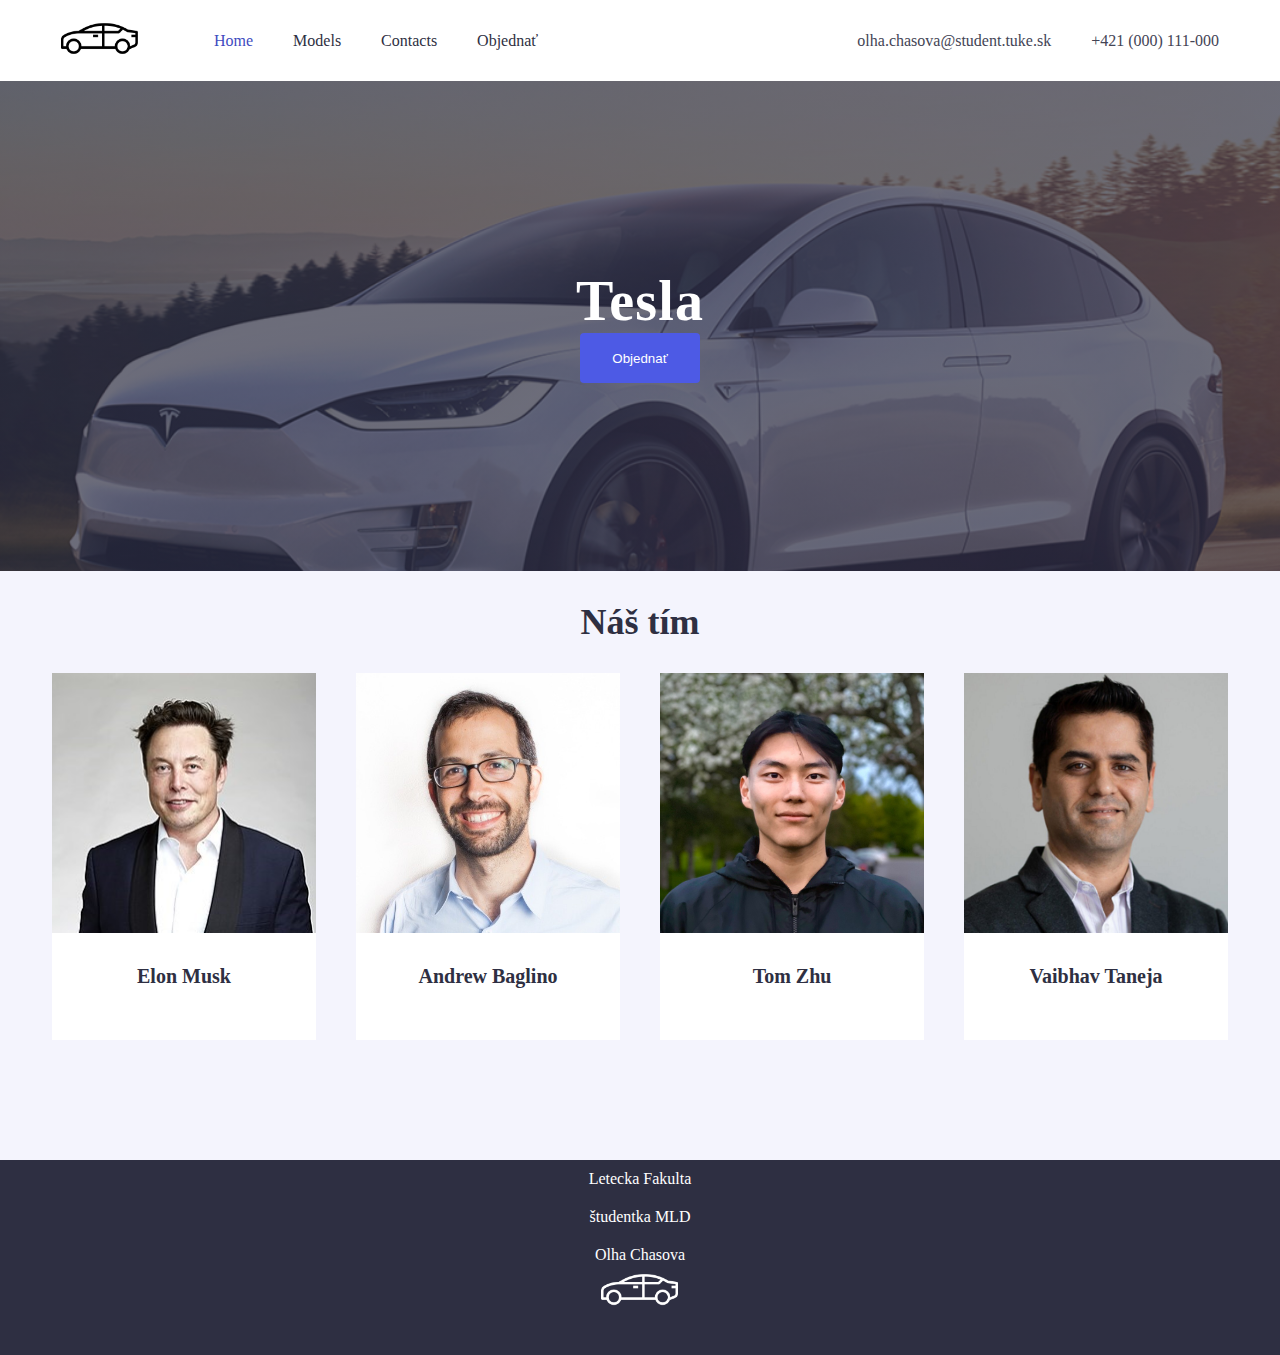
<file: index.html>
<!DOCTYPE html>
<html lang="sk">
  <head>
    <meta charset="UTF-8" />
    <meta name="viewport" content="width=device-width, initial-scale=1.0" />
    <title>Document</title>

    <link rel="stylesheet" href="./css/style.css" />
  </head>
  <body>
    <header class="header">
      <div class="container header-container">
        <nav class="header-nav">
          <a href="index.html"
            ><img class="icon" src="./images/elektro-car.png" alt=""
          /></a>
          <ul class="header-menu">
            <li class="markers">
              <a class="header-link active" href="./index.html">Home</a>
            </li>
            <li class="markers">
              <a class="header-link" href="./models.html">Models</a>
            </li>
            <li class="markers">
              <a class="header-link" href="./contacts.html">Contacts</a>
            </li>
            <li class="markers">
              <a class="header-link" href="./order.html">Objednať</a>
            </li>
          </ul>
        </nav>
        <address>
          <ul class="address">
            <li class="markers">
              <a class="contact" href="mailto:olha.chasova@student.tuke.sk"
                >olha.chasova@student.tuke.sk</a
              >
            </li>
            <li class="markers">
              <a class="contact" href="tel:+421000111000">+421 (000) 111-000</a>
            </li>
          </ul>
        </address>
      </div>
    </header>
    <main>
      <section class="first-section">
        <div class="container">
          <h1 class="title">Tesla</h1>
          <a href="./order.html">
            <button type="button" class="button-of-order" data-modal-open>
              Objednať
            </button>
          </a>
        </div>
      </section>
      <section class="team-section">
        <h2 class="h2-title">Náš tím</h2>
        <div class="container-team">
          <ul class="team-list">
            <li class="markers-team list">
              <img
                class="team-img"
                src="./images/Elon_Musk_Royal_Society.jpg"
                alt="Elon Musk"
                width="264"
                height="260"
              />
              <div class="team-div">
                <h3 class="h3-title">Elon Musk</h3>
              </div>
            </li>
          </ul>
          <ul class="team-list">
            <li class="markers-team list">
              <img
                class="team-img"
                src="./images/1517703158004.jpg"
                alt="Andrew Baglino"
                width="264"
                height="260"
              />
              <div class="team-div">
                <h3 class="h3-title">Andrew Baglino</h3>
              </div>
            </li>
          </ul>
          <ul class="team-list">
            <li class="markers-team list">
              <img
                class="team-img"
                src="./images/1684460512601.jpg"
                alt="Tom Zhu"
                width="264"
                height="260"
              />
              <div class="team-div">
                <h3 class="h3-title">Tom Zhu</h3>
              </div>
            </li>
          </ul>
          <ul class="team-list">
            <li class="markers-team list">
              <img
                class="team-img"
                src="./images/Без названия.jpg"
                alt="Vaibhav Taneja"
                width="264"
                height="260"
              />
              <div class="team-div">
                <h3 class="h3-title">Vaibhav Taneja</h3>
              </div>
            </li>
          </ul>
        </div>
      </section>
    </main>
    <footer class="footer">
      <div class="container">
        <p class="paragraf-footer">Letecka Fakulta</p>
        <p class="paragraf-footer">študentka MLD</p>
        <p class="paragraf-footer">Olha Chasova</p>
        <a href="index.html" class="icon footer"
          ><img class="icon" src="./images/white-car.png" alt=""
        /></a>
      </div>
    </footer>
  </body>
</html>
</file>
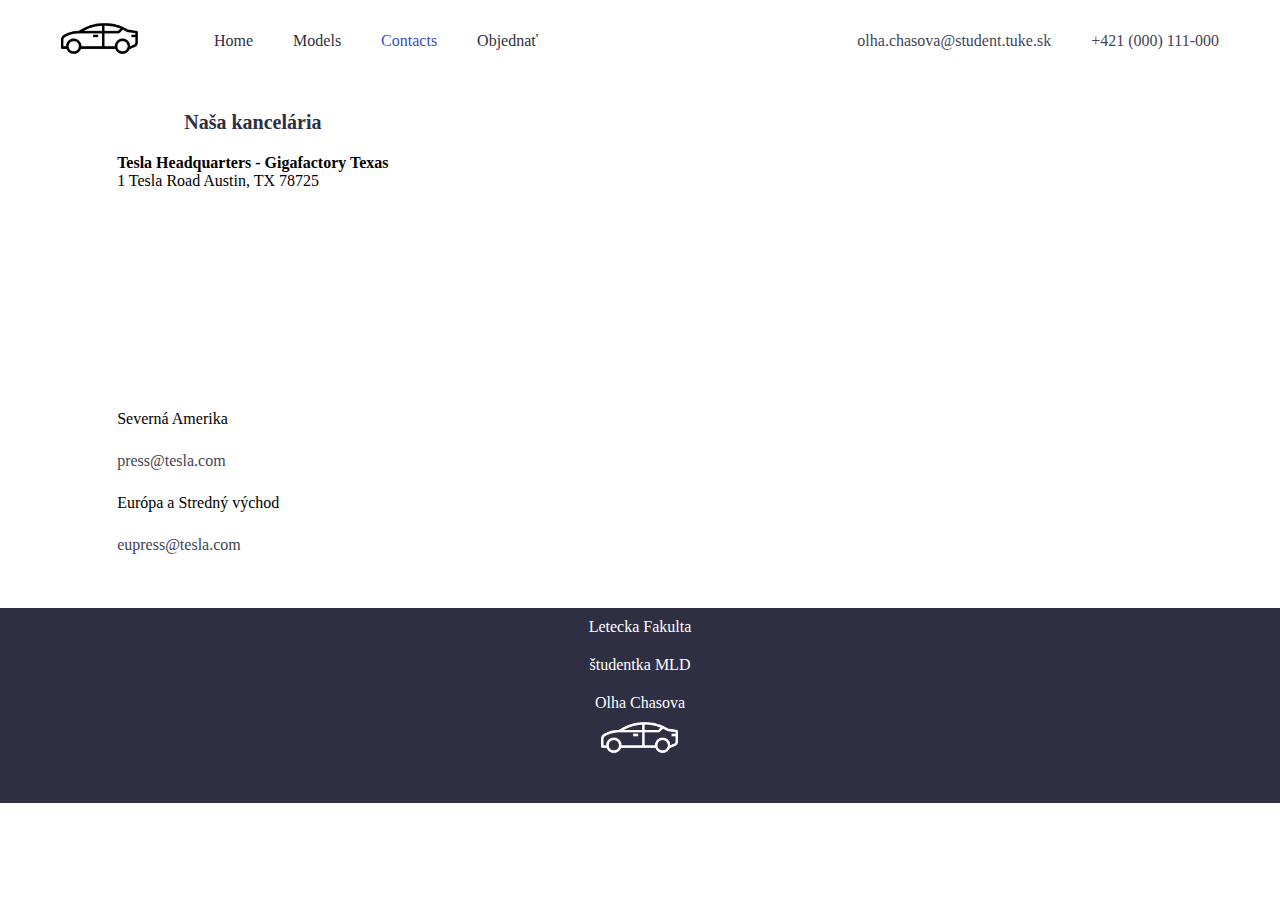
<file: contacts.html>
<!DOCTYPE html>
<html lang="en">
  <head>
    <meta charset="UTF-8" />
    <meta name="viewport" content="width=device-width, initial-scale=1.0" />
    <title>Document</title>

    <link rel="stylesheet" href="./css/style.css" />
  </head>
  <body>
    <header class="header">
      <div class="container header-container">
        <nav class="header-nav">
          <a href="index.html"
            ><img class="icon" src="./images/elektro-car.png" alt=""
          /></a>
          <ul class="header-menu">
            <li class="markers">
              <a class="header-link" href="index.html">Home</a>
            </li>
            <li class="markers">
              <a class="header-link" href="./models.html">Models</a>
            </li>
            <li class="markers">
              <a class="header-link active" href="./contacts.html">Contacts</a>
            </li>
            <li class="markers">
              <a class="header-link" href="./order.html">Objednať</a>
            </li>
          </ul>
        </nav>
        <address>
          <ul class="address">
            <li class="markers">
              <a class="contact" href="mailto:olha.chasova@student.tuke.sk"
                >olha.chasova@student.tuke.sk</a
              >
            </li>
            <li class="markers">
              <a class="contact" href="tel:+421000111000">+421 (000) 111-000</a>
            </li>
          </ul>
        </address>
      </div>
    </header>
    <main>
      <div class="contacts">
        <div>
          <h3 class="h3-title">Naša kancelária</h3>
          <h4>Tesla Headquarters - Gigafactory Texas</h4>
          <p>1 Tesla Road Austin, TX 78725</p>
          <div class="mail-contacts">
            <p>Severná Amerika</p>
            <a class="contact" href="mailto:press@tesla.com">press@tesla.com</a>
            <p>Európa a Stredný východ</p>
            <a class="contact" href="mailto:eupress@tesla.com"
              >eupress@tesla.com</a
            >
          </div>
        </div>
        <iframe
          src="https://www.google.com/maps/embed?pb=!1m18!1m12!1m3!1d87574.15705126998!2d-97.65741424631365!3d30.216805369546503!2m3!1f0!2f0!3f0!3m2!1i1024!2i768!4f13.1!3m3!1m2!1s0x8644b7fc8c58e725%3A0x6fa2f52726e62dea!2sTesla%20Giga%20Texas!5e0!3m2!1sru!2ssk!4v1706395861533!5m2!1sru!2ssk"
          width="600"
          height="450"
          style="border: 0"
          allowfullscreen=""
          loading="lazy"
          referrerpolicy="no-referrer-when-downgrade"
        ></iframe>
      </div>
    </main>
    <footer class="footer">
      <div class="container">
        <p class="paragraf-footer">Letecka Fakulta</p>
        <p class="paragraf-footer">študentka MLD</p>
        <p class="paragraf-footer">Olha Chasova</p>
        <a href="index.html" class="icon footer"
          ><img class="icon" src="./images/white-car.png" alt=""
        /></a>
      </div>
    </footer>
  </body>
</html>
</file>
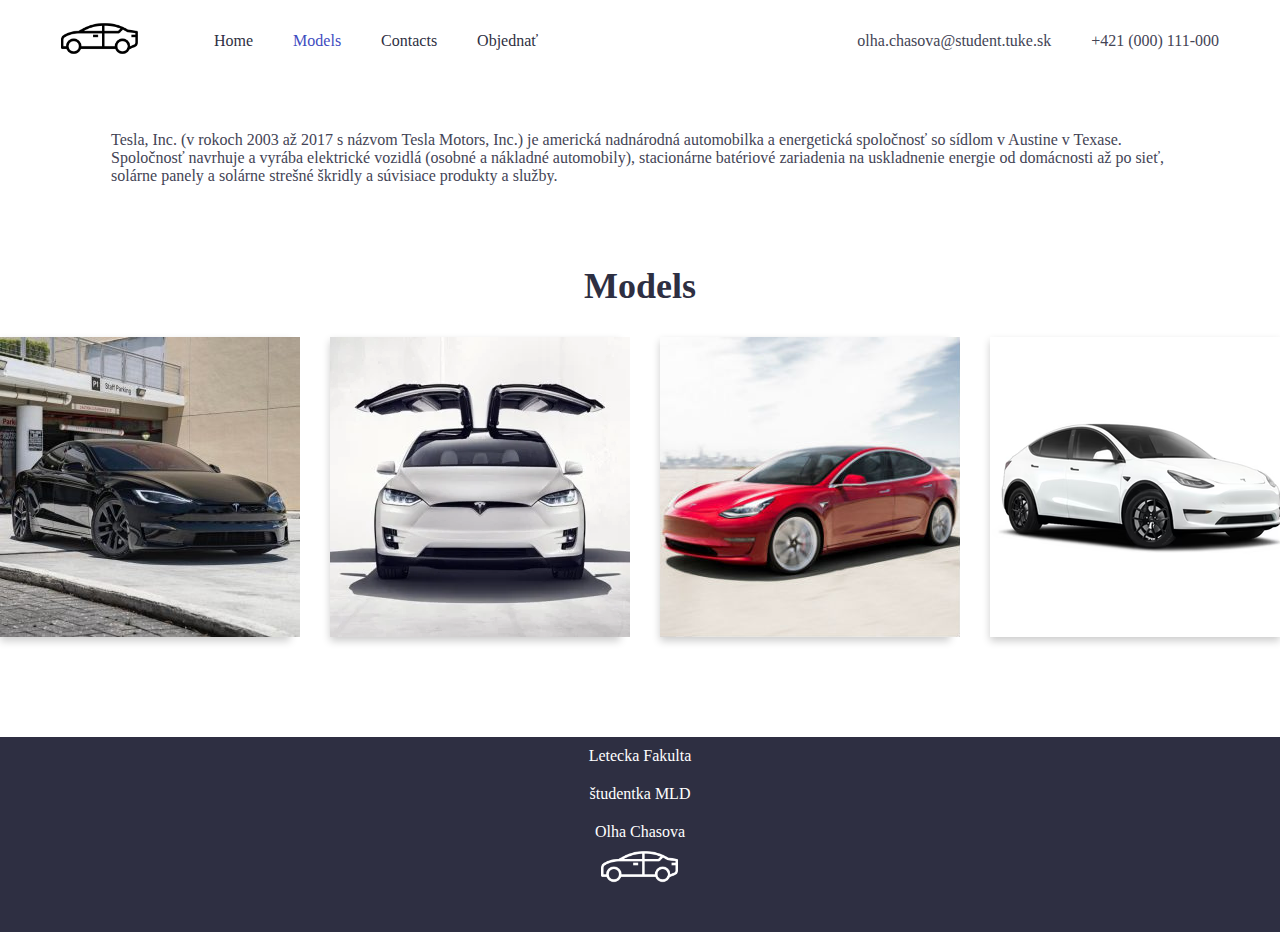
<file: models.html>
<!DOCTYPE html>
<html lang="en">
  <head>
    <meta charset="UTF-8" />
    <meta name="viewport" content="width=device-width, initial-scale=1.0" />
    <title>Document</title>

    <link rel="stylesheet" href="./css/style.css" />
  </head>
  <body>
    <header class="header">
      <div class="container header-container">
        <nav class="header-nav">
          <a href="index.html"
            ><img class="icon" src="./images/elektro-car.png" alt=""
          /></a>
          <ul class="header-menu">
            <li class="markers">
              <a class="header-link" href="index.html">Home</a>
            </li>
            <li class="markers">
              <a class="header-link active" href="./models.html">Models</a>
            </li>
            <li class="markers">
              <a class="header-link" href="./contacts.html">Contacts</a>
            </li>
            <li class="markers">
              <a class="header-link" href="./order.html">Objednať</a>
            </li>
          </ul>
        </nav>
        <address>
          <ul class="address">
            <li class="markers">
              <a class="contact" href="mailto:olha.chasova@student.tuke.sk"
                >olha.chasova@student.tuke.sk</a
              >
            </li>
            <li class="markers">
              <a class="contact" href="tel:+421000111000">+421 (000) 111-000</a>
            </li>
          </ul>
        </address>
      </div>
    </header>
    <main>
      <section>
        <div class="container">
          <p class="paragraf">
            Tesla, Inc. (v rokoch 2003 až 2017 s názvom Tesla Motors, Inc.) je
            americká nadnárodná automobilka a energetická spoločnosť so sídlom v
            Austine v Texase. Spoločnosť navrhuje a vyrába elektrické vozidlá
            (osobné a nákladné automobily), stacionárne batériové zariadenia na
            uskladnenie energie od domácnosti až po sieť, solárne panely a
            solárne strešné škridly a súvisiace produkty a služby.
          </p>
        </div>
      </section>
      <section class="models">
        <h2 class="h2-title">Models</h2>
        <div class="cards">
          <div class="flip-card">
            <div class="flip-card-inner">
              <div class="flip-card-front">
                <img
                  src="./images/model-s.jpg"
                  alt="madel-s"
                  style="width: 300px; height: 300px"
                />
              </div>
              <div class="flip-card-back">
                <h3 class="h3-title models">Model S</h3>
                <p class="paragraf-card">
                  Model S je päť-dverový liftback sedan vyššej triedy. Dodávky
                  prvým zákazníkom začali v júni 2012. Model S bol
                  najpredávanejším plug-in elektromobilom na svete v rokoch 2015
                  a 2016 s predajom 50 931 kusov v roku 2016.
                </p>
              </div>
            </div>
          </div>
          <div class="flip-card">
            <div class="flip-card-inner">
              <div class="flip-card-front">
                <img
                  src="./images/model-x.webp"
                  alt="madel-s"
                  style="width: 300px; height: 300px"
                />
              </div>
              <div class="flip-card-back">
                <h3 class="h3-title models">Model X</h3>
                <p class="paragraf-card">
                  Tesla Model X je crossover strednej veľkosti. Dodávky modelu X
                  sa začali v septembri 2015. Je ponúkaný v konfiguráciách pre
                  5, 6 a 7 cestujúcich. Zadné dvere pre cestujúcich sa otvárajú
                  smerom nahor a spoločnosť Tesla ich označuje ako falcon-wing
                  (sokolie krídlo).
                </p>
              </div>
            </div>
          </div>
          <div class="flip-card">
            <div class="flip-card-inner">
              <div class="flip-card-front">
                <img
                  src="./images/model-3.jpg"
                  alt="madel-s"
                  style="width: 300px; height: 300px"
                />
              </div>
              <div class="flip-card-back">
                <h3 class="h3-title models">Model 3</h3>
                <p class="paragraf-card">
                  Model 3 je štvordverový fastback sedan. Spoločnosť Tesla
                  predstavila Model 3 31. marca 2016. Model 3 sa mal stať,
                  vzhľadom na výrazne nižšiu predajnú cenu než predošlé modely
                  Tesly, vozidlom určeným pre široký okruh verejnosti.
                </p>
              </div>
            </div>
          </div>
          <div class="flip-card">
            <div class="flip-card-inner">
              <div class="flip-card-front">
                <img
                  src="./images/model-y.avif"
                  alt="madel-s"
                  style="width: 300px; height: 300px"
                />
              </div>
              <div class="flip-card-back">
                <h3 class="h3-title models">Model Y</h3>
                <p class="paragraf-card">
                  Model Y je kompaktné vozidlo typu crossover. Je postavený na
                  platforme, ktorá zdieľa približne 75% komponentov s Modelom 3.
                  Auto má až tri rady sedadiel (až 7 osôb), nákladný priestor so
                  zloženým druhým a tretím radom sedadiel 2 m3 a dojazdom až 505
                  km (podľa štandardu WLTP).
                </p>
              </div>
            </div>
          </div>
        </div>
      </section>
      <footer class="footer">
        <div class="container">
          <p class="paragraf-footer">Letecka Fakulta</p>
          <p class="paragraf-footer">študentka MLD</p>
          <p class="paragraf-footer">Olha Chasova</p>
          <a href="index.html" class="icon footer"
            ><img class="icon" src="./images/white-car.png" alt=""
          /></a>
        </div>
      </footer>
    </main>
  </body>
</html>
</file>
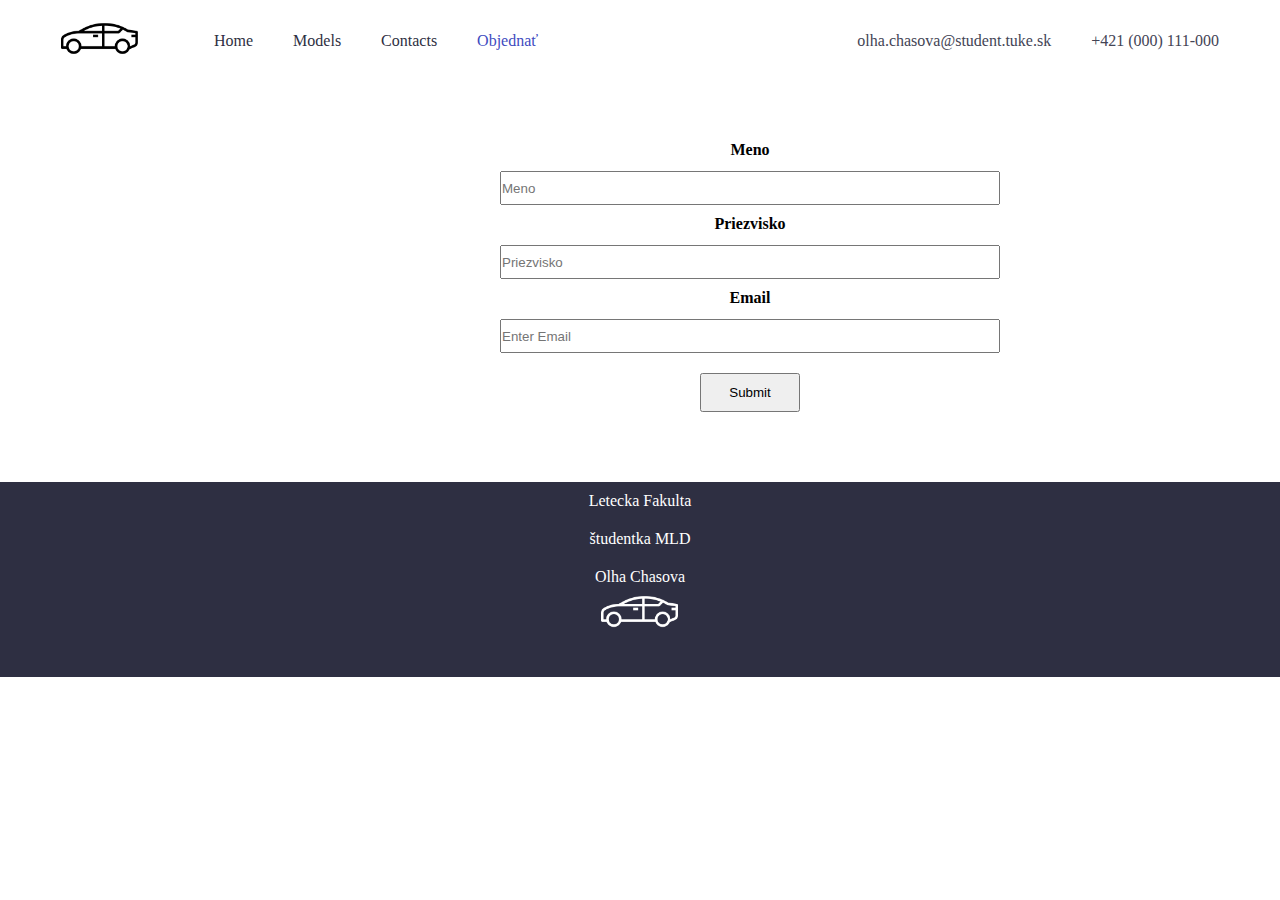
<file: order.html>
<!DOCTYPE html>
<html lang="en">
  <head>
    <meta charset="UTF-8" />
    <meta name="viewport" content="width=device-width, initial-scale=1.0" />
    <title>Document</title>

    <link rel="stylesheet" href="./css/style.css" />
  </head>
  <body>
    <header class="header">
      <div class="container header-container">
        <nav class="header-nav">
          <a href="index.html"
            ><img class="icon" src="./images/elektro-car.png" alt=""
          /></a>
          <ul class="header-menu">
            <li class="markers">
              <a class="header-link" href="index.html">Home</a>
            </li>
            <li class="markers">
              <a class="header-link" href="./models.html">Models</a>
            </li>
            <li class="markers">
              <a class="header-link" href="./contacts.html">Contacts</a>
            </li>
            <li class="markers">
              <a class="header-link active" href="./order.html">Objednať</a>
            </li>
          </ul>
        </nav>
        <address>
          <ul class="address">
            <li class="markers">
              <a class="contact" href="mailto:olha.chasova@student.tuke.sk"
                >olha.chasova@student.tuke.sk</a
              >
            </li>
            <li class="markers">
              <a class="contact" href="tel:+421000111000">+421 (000) 111-000</a>
            </li>
          </ul>
        </address>
      </div>
    </header>
    <main>
        <form action="order.php" method="post">
                <div class="container-order">
                    <!-- <hr> -->

                    <label for="first_name" class="order-label"><b>Meno</b></label>
                    <input type="text" placeholder="Meno" name="meno" id="meno" required class="order-input">

                    <label for="last_name" class="order-label"><b>Priezvisko</b></label>
                    <input type="text" placeholder="Priezvisko" name="priezvisko" id="priezvisko" required class="order-input">

                    <label for="email" class="order-label"><b>Email</b></label>
                    <input type="text" placeholder="Enter Email" name="email" id="email" required class="order-input">

                    <input type="submit" class="order-btn">
                </div>
            </form>
        </div>
    </main>
    <footer class="footer">
      <div class="container">
        <p class="paragraf-footer">Letecka Fakulta</p>
        <p class="paragraf-footer">študentka MLD</p>
        <p class="paragraf-footer">Olha Chasova</p>
        <a href="index.html" class="icon footer"
          ><img class="icon" src="./images/white-car.png" alt=""
        /></a>
      </div>
    </footer>
  </body>
</html>
</file>
<file: css/style.css>
:root {
    --priority-color: #434455;
    --priority-bgr-color: #FFFFFF;
    --priority-text-color: #FFFFFF;
    --color-active: #404BBF;
    --title-text-color: #2E2F42;
    --second-bgr-color: #2E2F42;
    --button-color: #4D5AE5;
    --bgr-team: #F4F4FD;
    --border: #8E8F99;
    --bgr-img: #F4F4FD;
    ;
}

* {
    margin: 0%;
    padding: 0%;
}

/* header */

.icon {
    width: 77px;
    height: 77px;

}

.header {
    background-color: var(--priority-bgr-color);
    border-bottom: 1px solid var(--border-color-header);
}

.container {
    width: 100%;
    max-width: 1158px;
    margin: 0 auto;
    padding: 0 15px;
}

.markers {
    list-style-type: none;
}

.header-menu {
    display: flex;
    gap: 40px;
    align-items: center;
}

.header-nav {
    display: flex;
    gap: 76px;
    flex-grow: 1;
}

.address {
    display: flex;
    gap: 40px;
}

.container.header-container {
    display: flex;
    align-items: center;
}

.header-link {
    color: var(--title-text-color);
    font-weight: 500;
    font-size: 16px;
    line-height: 1.5;
    text-decoration: none;
    padding: 24px 0;
    display: block;
    transition: color 250ms cubic-bezier(0.4, 0, 0.2, 1);
}

.header-link:hover {
    color: var(--color-active);
}

.header-link.active {
    color: var(--color-active);
    position: relative;
}

.contact {
    color: var(--priority-color);
    font-style: normal;
    text-decoration: none;
    padding: 24px 0;
    display: block;
    transition: color 250ms cubic-bezier(0.4, 0, 0.2, 1);
}

.contact:hover {
    color: var(--color-active);
}

/* first section */

.first-section {
    background-image:
        linear-gradient(rgba(46, 47, 66, 0.7), rgba(46, 47, 66, 0.7)),
        url(../images/tesla.jpg);
    background-repeat: no-repeat;
    background-position: center;
    background-size: 1440px;
    padding: 188px 0;
    text-align: center;
}

.title {
    color: var(--priority-bgr-color);
    font-weight: 700;
    font-size: 56px;
    letter-spacing: 0.02em;
    max-width: 496px;
    text-align: center;
    margin: 0 auto;
}

.button-of-order{
    background-color: var(--button-color);
        color: var(--priority-bgr-color);
        font-weight: 500;
        border-radius: 4px;
        border: var(--button-color);
        cursor: pointer;
        height: 50px;
        width: 120px;
}

/* flip card */

.cards {
    display: flex;
    gap: 40px;
    justify-content: center;
}

.flip-card {
    background-color: transparent;
    width: 300px;
    height: 300px;
    perspective: 1000px;
}

.flip-card-inner {
    position: relative;
    width: 100%;
    height: 100%;
    text-align: center;
    transition: transform 0.6s;
    transform-style: preserve-3d;
    box-shadow: 0 4px 8px 0 rgba(0, 0, 0, 0.2);
}

.flip-card:hover .flip-card-inner {
    transform: rotateY(180deg);
}

.flip-card-front,
.flip-card-back {
    position: absolute;
    width: 100%;
    height: 100%;
    -webkit-backface-visibility: hidden;
    backface-visibility: hidden;
}

.flip-card-front {
    background-color: #bbb;
    color: black;
}

.flip-card-back {
    background-color: var(--second-bgr-color);
    color: var(--priority-text-color);
    transform: rotateY(180deg);
}

.paragraf-card {
    padding: 15px;
    text-align: left;
}

.h2-title {
    color: var(--title-text-color);
    font-weight: 700;
    font-size: 36px;
    max-width: 496px;
    text-align: center;
    margin: 0 auto;
    padding: 30px;
}

/* team section */

.team-section {
    background-color: var(--bgr-team);
    padding-bottom: 120px;
}

.container-team {
    display: flex;
    gap: 40px;
    justify-content: center;
}

.team-img {
    display: block;
    max-width: 100%;
}

.team-div {
    padding: 32px 16px;
}

.paragraph-team {
    text-align: center;
}

.markers-team {
    list-style-type: none;
    background-color: var(--priority-bgr-color);
}

.team-list {
    display: flex;
    flex-wrap: wrap;
    justify-content: center;
    row-gap: 72px;
    column-gap: 24px;
}

.h3-title {
    color: var(--title-text-color);
    font-weight: 700;
    font-size: 20px;
    max-width: 496px;
    text-align: center;
    margin: 0 auto;
    padding-bottom: 20px;
}

/* models */

.paragraf {
    color: var(--priority-color);
    padding: 50px;
}

.models {
    padding-bottom: 100px;
}

.h3-title.models {
    color: var(--priority-text-color);
    font-weight: 700;
    font-size: 20px;
    max-width: 496px;
    text-align: center;
    margin: 0 auto;
    padding-bottom: 20px;
    padding-top: 20px;
}

/* footer */

.footer {
    background-color: var(--second-bgr-color);
}

.paragraf-footer {
    color: var(--priority-text-color);
    text-align: center;
    padding: 10px;
}

.icon.footer {
   padding: 0px 540px;
}

/* contacts */

.contacts {
    display: flex;
    justify-content: space-around;
    padding: 30px;
}

.mail-contacts {
    padding-top: 220px;
}

/* order */

.container-order {
    display: flex;
    flex-direction: column;
    text-align: center;
    width: 500px;
    padding: 50px 500px;
}

.order-label {
    height: 30px;
    padding-top: 10px;
}

.order-input {
    height: 30px;
}

.order-btn {
    padding: 10px;
    width: 100px;
    margin: 20px 200px;
}
</file>
